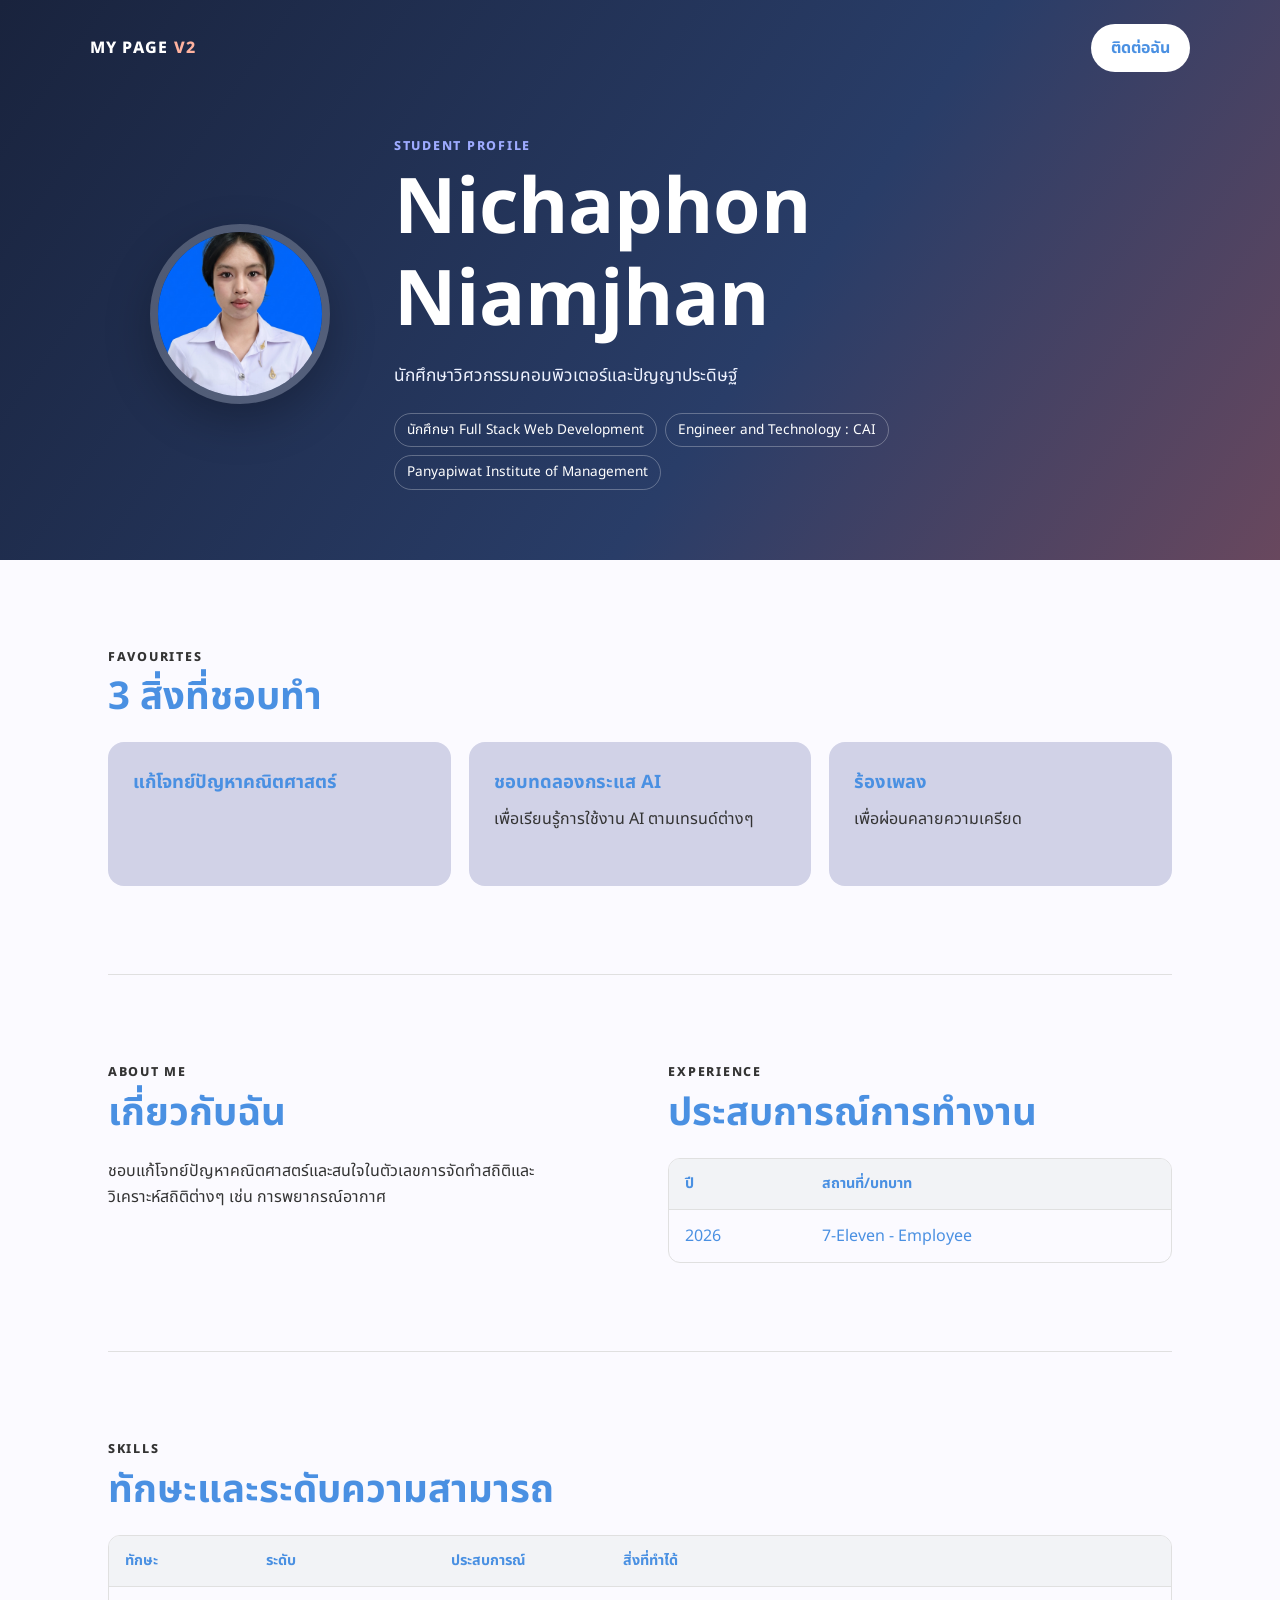
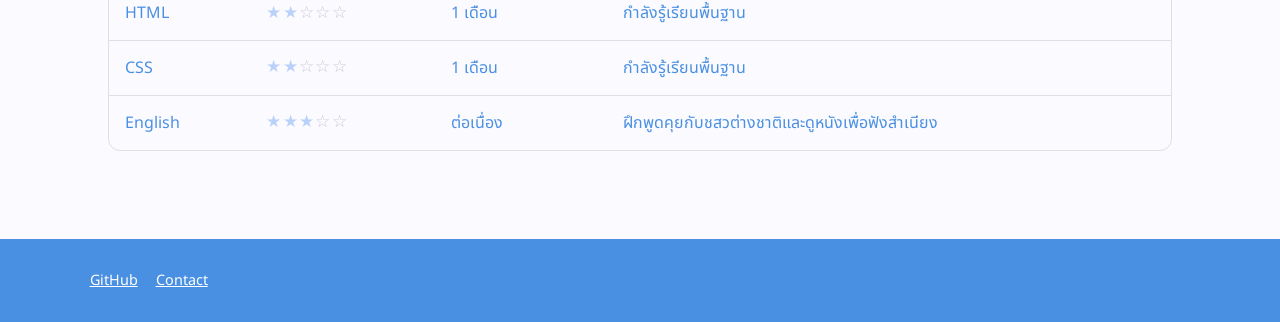
<file: index.html>
<!doctype html>
<html lang="th">
  <head>
    <meta charset="utf-8">
    <meta name="viewport" content="width=device-width, initial-scale=1">
    <meta name="description" content="My Page v2 - personal profile">
    <title>My Page v2 | Profile</title>
    <link rel="preconnect" href="https://fonts.googleapis.com">
    <link rel="preconnect" href="https://fonts.gstatic.com" crossorigin>
    <link href="https://fonts.googleapis.com/css2?family=Noto+Sans+Thai:wght@100..900&display=swap" rel="stylesheet">
    <link rel="preconnect" href="https://images.unsplash.com">
    <link rel="stylesheet" href="styles.css">
    
  </head>
  <body>
    <header class="hero">
      <nav class="navigation" aria-label="เมนูหลัก">
        <a class="brand" href="index.html">MY PAGE <span>V2</span></a>
        <a class="button button-light" href="contact.html">ติดต่อฉัน</a>
      </nav>

      <div class="hero-content">
        <img class="profile-photo" src="g1.jpg" alt="รูปโปรไฟล์ตัวอย่างของนักศึกษา">
        <div>
          <p class="eyebrow">STUDENT PROFILE</p>
          <h1>Nichaphon Niamjhan</h1>
          <p class="intro">นักศึกษาวิศวกรรมคอมพิวเตอร์และปัญญาประดิษฐ์</p>
          <div class="identity" aria-label="ข้อมูลส่วนตัว">
            <span>นักศึกษา Full Stack Web Development</span>
            <span>Engineer and Technology : CAI</span>
            <span>Panyapiwat Institute of Management</span>
          </div>
        </div>
      </div>
    </header>

    <main>
      <section class="section" aria-labelledby="favourites-title">
        <p class="section-label">FAVOURITES</p>
        <h2 id="favourites-title">3 สิ่งที่ชอบทำ</h2>
        <ul class="favourite-list">
          <li><strong>แก้โจทย์ปัญหาคณิตศาสตร์</strong></span></li>
          <li><strong>ชอบทดลองกระแส AI</strong><span> เพื่อเรียนรู้การใช้งาน AI ตามเทรนด์ต่างๆ</span></li>
          <li><strong>ร้องเพลง</strong><span>เพื่อผ่อนคลายความเครียด</span></li>
        </ul>
      </section>

      <section class="section two-columns" aria-label="ประวัติและประสบการณ์">
        <div>
          <p class="section-label">ABOUT ME</p>
          <h2>เกี่ยวกับฉัน</h2>
          <p>ชอบแก้โจทย์ปัญหาคณิตศาสตร์และสนใจในตัวเลขการจัดทำสถิติและวิเคราะห์สถิติต่างๆ เช่น การพยากรณ์อากาศ</p>
        </div>
        <div>
          <p class="section-label">EXPERIENCE</p>
          <h2>ประสบการณ์การทำงาน</h2>
          <div class="table-wrap">
            <table>
              <thead><tr><th>ปี</th><th>สถานที่/บทบาท</th></tr></thead>
              <tbody>
                <tr><td>2026</td><td>7-Eleven - Employee</td></tr>
              </tbody>
            </table>
          </div>
        </div>
      </section>

      <section class="section skills-section" aria-labelledby="skills-title">
        <p class="section-label">SKILLS</p>
        <h2 id="skills-title">ทักษะและระดับความสามารถ</h2>
        <div class="table-wrap">
          <table class="skills-table">
            <thead><tr><th>ทักษะ</th><th>ระดับ</th><th>ประสบการณ์</th><th>สิ่งที่ทำได้</th></tr></thead>
            <tbody>
              <tr><td>HTML</td><td><span class="rating" aria-label="2 จาก 5 ดาว"><span>★★</span>☆☆☆</span></td><td>1 เดือน</td><td>กำลังรู้เรียนพื้นฐาน</td></tr>
              <tr><td>CSS</td><td><span class="rating" aria-label="2 จาก 5 ดาว"><span>★★</span>☆☆☆</span></td><td>1 เดือน</td><td>กำลังรู้เรียนพื้นฐาน</td></tr>
              <tr><td>English</td><td><span class="rating" aria-label="3 จาก 5 ดาว"><span>★★★</span>☆☆</span></td><td>ต่อเนื่อง</td><td>ฝึกพูดคุยกับชสวต่างชาติและดูหนังเพื่อฟังสำเนียง</td></tr>
            </tbody>
          </table>
        </div>
      </section>
    </main>

    <footer>
      <div><a href="https://github.com/ZentiaLAB/" target="_blank" rel="noreferrer">GitHub</a><a href="contact.html">Contact</a></div>
    </footer>
  </body>
</html>
</file>
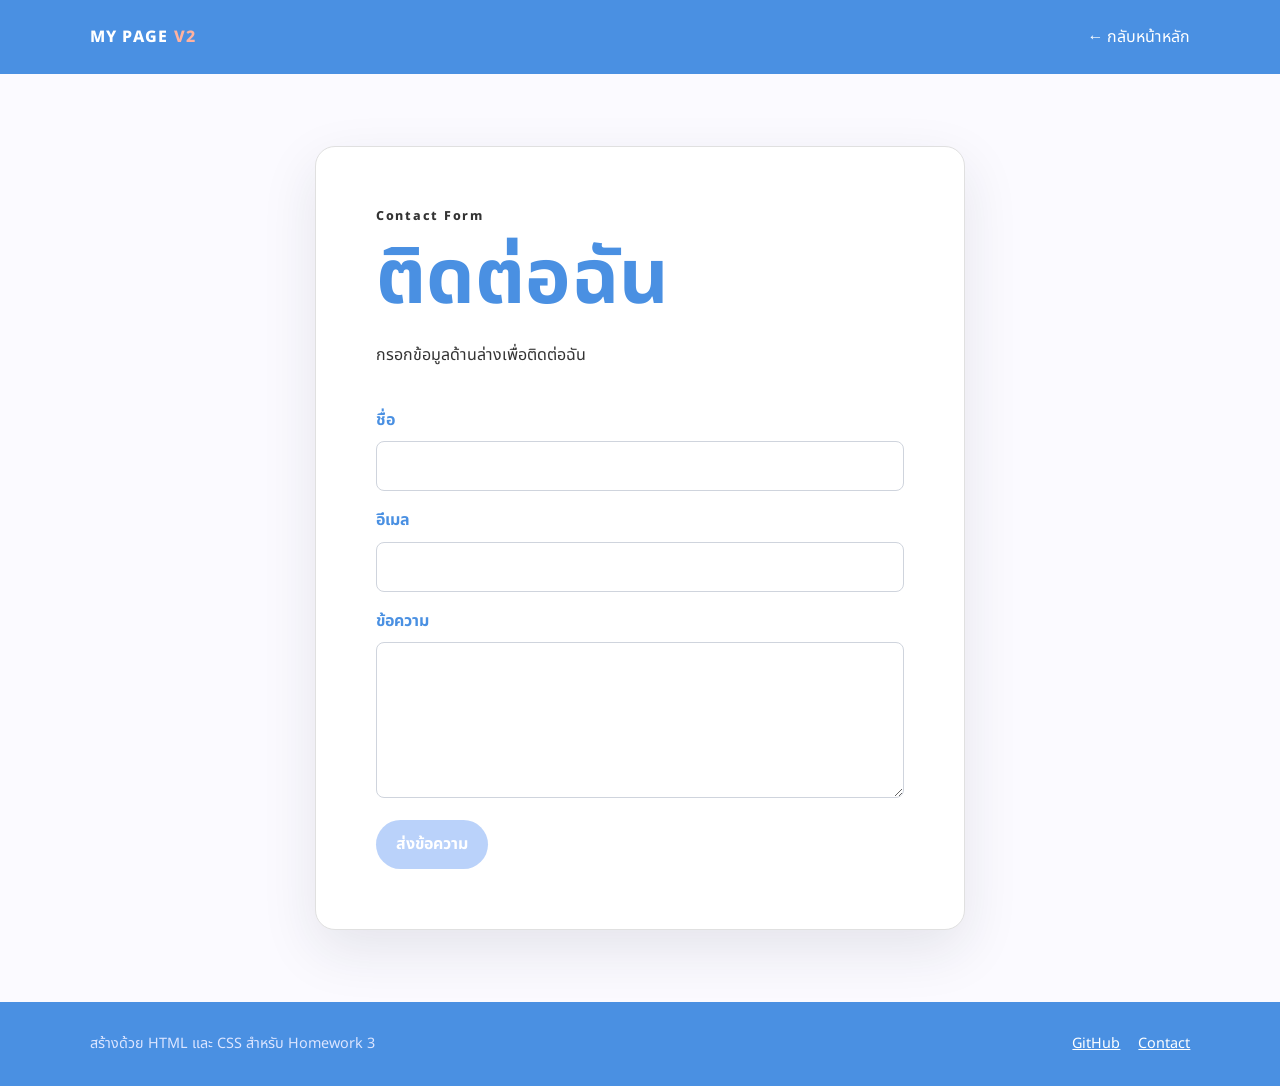
<file: contact.html>
<!doctype html>
<html lang="th">
  <head>
    <meta charset="utf-8">
    <meta name="viewport" content="width=device-width, initial-scale=1">
    <meta name="description" content="Contact page for My Page v2">
    <title>My Page v2 | Contact</title>
    <link rel="preconnect" href="https://fonts.googleapis.com">
    <link rel="preconnect" href="https://fonts.gstatic.com" crossorigin>
    <link href="https://fonts.googleapis.com/css2?family=Noto+Sans+Thai:wght@100..900&display=swap" rel="stylesheet">
    <link rel="stylesheet" href="styles.css">
  </head>
  <body class="contact-page">
    <header class="simple-header">
      <nav class="navigation" aria-label="เมนูหลัก">
        <a class="brand" href="index.html">MY PAGE <span>V2</span></a>
        <a class="text-link" href="index.html">← กลับหน้าหลัก</a>
      </nav>
    </header>
    <main class="contact-main">
      <section class="contact-card" aria-labelledby="contact-title">
        <p class="section-label">Contact Form</p>
        <h1 id="contact-title">ติดต่อฉัน</h1>
        <p>กรอกข้อมูลด้านล่างเพื่อติดต่อฉัน</p>
        <form action="#contact-form" id="contact-form">
          <label for="name">ชื่อ</label>
          <input id="name" name="name" type="text" autocomplete="name" required>
          <label for="email">อีเมล</label>
          <input id="email" name="email" type="email" autocomplete="email" required>
          <label for="message">ข้อความ</label>
          <textarea id="message" name="message" rows="5" required></textarea>
          <button class="button" type="submit">ส่งข้อความ</button>
        </form>
      </section>
    </main>
    <footer>
      <p>สร้างด้วย HTML และ CSS สำหรับ Homework 3</p>
      <div><a href="https://github.com/" target="_blank" rel="noreferrer">GitHub</a><a href="contact.html">Contact</a></div>
    </footer>
  </body>
</html>
</file>
<file: styles.css>
:root {
  --ink: #4a90e2;
  --paper: lch(98.47% 2.59 298.12);
  --accent: hwb(218 73% 2%);
  --warm: lab(84.48% 2.69 -10.8);
  --muted: #333;
  --line: #e0e0e0;
}

* {
  box-sizing: border-box;
}

html {
  scroll-behavior: smooth;
}

body {
  margin: 0;
  background: var(--paper);
  color: var(--ink);
  line-height: 1.65;
  font-family: "Noto Sans Thai", sans-serif;
}

a {
  color: inherit;
}

.hero {
  min-height: 440px;
  padding: 24px clamp(24px, 7vw, 112px) 70px;
  background: linear-gradient(125deg, #19233d 0%, #293d68 60%, #e85d4a 180%);
  color: #fff;
}

.navigation {
  display: flex;
  align-items: center;
  justify-content: space-between;
  gap: 20px;
  max-width: 1120px;
  margin: 0 auto;
}

.brand {
  color: #fff;
  font-weight: 800;
  letter-spacing: .08em;
  text-decoration: none;
}

.brand span {
  color: #ffb29f;
}

.button {
  display: inline-block;
  border: 0;
  border-radius: 999px;
  background: var(--accent);
  color: #fff;
  cursor: pointer;
  font: inherit;
  font-weight: 700;
  padding: 11px 20px;
  text-decoration: none;
  transition: transform .2s ease, background .2s ease;
}

.button:hover {
  background: hsl(249, 73%, 26%);
  transform: translateY(-2px);
}

.button-light {
  background: #fff;
  color: var(--ink);
}

.hero-content {
  display: flex;
  align-items: center;
  gap: clamp(28px, 5vw, 70px);
  max-width: 980px;
  margin: 65px auto 0;
}

.profile-photo {
  width: 180px;
  height: 180px;
  flex: 0 0 180px;
  object-fit: cover;
  border: 8px solid rgba(255, 255, 255, .22);
  border-radius: 50%;
  box-shadow: 0 16px 45px rgba(0, 0, 0, .25);
}

.eyebrow,
.section-label {
  margin: 0 0 6px;
  color: var(--accent);
  font-size: .78rem;
  font-weight: 800;
  letter-spacing: .14em;
}

.hero .eyebrow {
  color: hsl(232, 100%, 81%);
}

h1,
h2 {
  font-family: "Noto Sans Thai", sans-serif;
  line-height: 1.2;
}

h1 {
  margin: 0;
  font-size: clamp(2.6rem, 6vw, 4.8rem);
}

h2 {
  margin: 0 0 22px;
  font-size: clamp(1.8rem, 3vw, 2.45rem);
}

.intro {
  max-width: 650px;
  margin: 14px 0;
  color: #eef2ff;
  font-size: 1.08rem;
}

.identity {
  display: flex;
  flex-wrap: wrap;
  gap: 8px;
  margin-top: 22px;
}

.identity span {
  border: 1px solid rgba(255, 255, 255, .28);
  border-radius: 99px;
  padding: 5px 12px;
  font-size: .85rem;
}

main {
  max-width: 1120px;
  margin: 0 auto;
  padding: 0 28px;
}

.section {
  padding: 88px 0;
  border-bottom: 1px solid var(--line);
}

.favourite-list {
  display: grid;
  grid-template-columns: repeat(3, 1fr);
  gap: 18px;
  margin: 0;
  padding: 0;
  list-style: none;
}

.favourite-list li {
  min-height: 144px;
  padding: 25px;
  background: var(--warm);
  border-radius: 16px;
}

.favourite-list strong,
.favourite-list span {
  display: block;
}

.favourite-list strong {
  margin-bottom: 8px;
  font-size: 1.15rem;
}

.favourite-list span,
.section p {
  color: var(--muted);
}

.two-columns {
  display: grid;
  grid-template-columns: 1fr 1.1fr;
  gap: clamp(38px, 8vw, 105px);
}

.table-wrap {
  overflow-x: auto;
  border: 1px solid var(--line);
  border-radius: 12px;
}

table {
  width: 100%;
  border-collapse: collapse;
  min-width: 450px;
}

th,
td {
  padding: 13px 16px;
  border-bottom: 1px solid var(--line);
  text-align: left;
}

th {
  background: #f2f3f6;
  color: var(--ink);
  font-size: .9rem;
}

tbody tr:last-child td {
  border-bottom: 0;
}

.rating {
  color: #c7cbd4;
  font-size: 1.05rem;
  letter-spacing: .08em;
  white-space: nowrap;
}

.rating span {
  color: var(--accent);
}

.skills-section {
  border-bottom: 0;
}

footer {
  display: flex;
  justify-content: space-between;
  gap: 20px;
  padding: 30px clamp(24px, 7vw, 112px);
  background: var(--ink);
  color: #dce5ff;
  font-size: .9rem;
}

footer p {
  margin: 0;
}

footer div {
  display: flex;
  gap: 18px;
}

footer a {
  color: #fff;
}

.simple-header {
  padding: 24px clamp(24px, 7vw, 112px);
  background: var(--ink);
}

.text-link {
  color: #fff;
  text-decoration: none;
}

.contact-main {
  display: grid;
  min-height: calc(100vh - 161px);
  place-items: center;
  padding: 72px 28px;
}

.contact-card {
  width: min(100%, 650px);
  padding: clamp(30px, 6vw, 60px);
  background: #fff;
  border: 1px solid var(--line);
  border-radius: 20px;
  box-shadow: 0 20px 55px rgba(25, 35, 61, .10);
}

.contact-card p {
  color: var(--muted);
}

form {
  display: grid;
  gap: 8px;
  margin-top: 30px;
}

label {
  font-weight: 700;
  margin-top: 8px;
}

input,
textarea {
  width: 100%;
  border: 1px solid #cfd4dd;
  border-radius: 8px;
  color: var(--ink);
  font: inherit;
  padding: 11px 12px;
}

input:focus,
textarea:focus {
  outline: 3px solid #f7c2b8;
  border-color: var(--accent);
}

form .button {
  justify-self: start;
  margin-top: 14px;
}

@media (max-width: 720px) {

  .hero-content,
  .two-columns {
    grid-template-columns: 1fr;
    flex-direction: column;
    align-items: flex-start;
  }

  .favourite-list {
    grid-template-columns: 1fr;
  }

  .hero {
    padding-bottom: 55px;
  }

  footer {
    flex-direction: column;
  }
}
</file>
